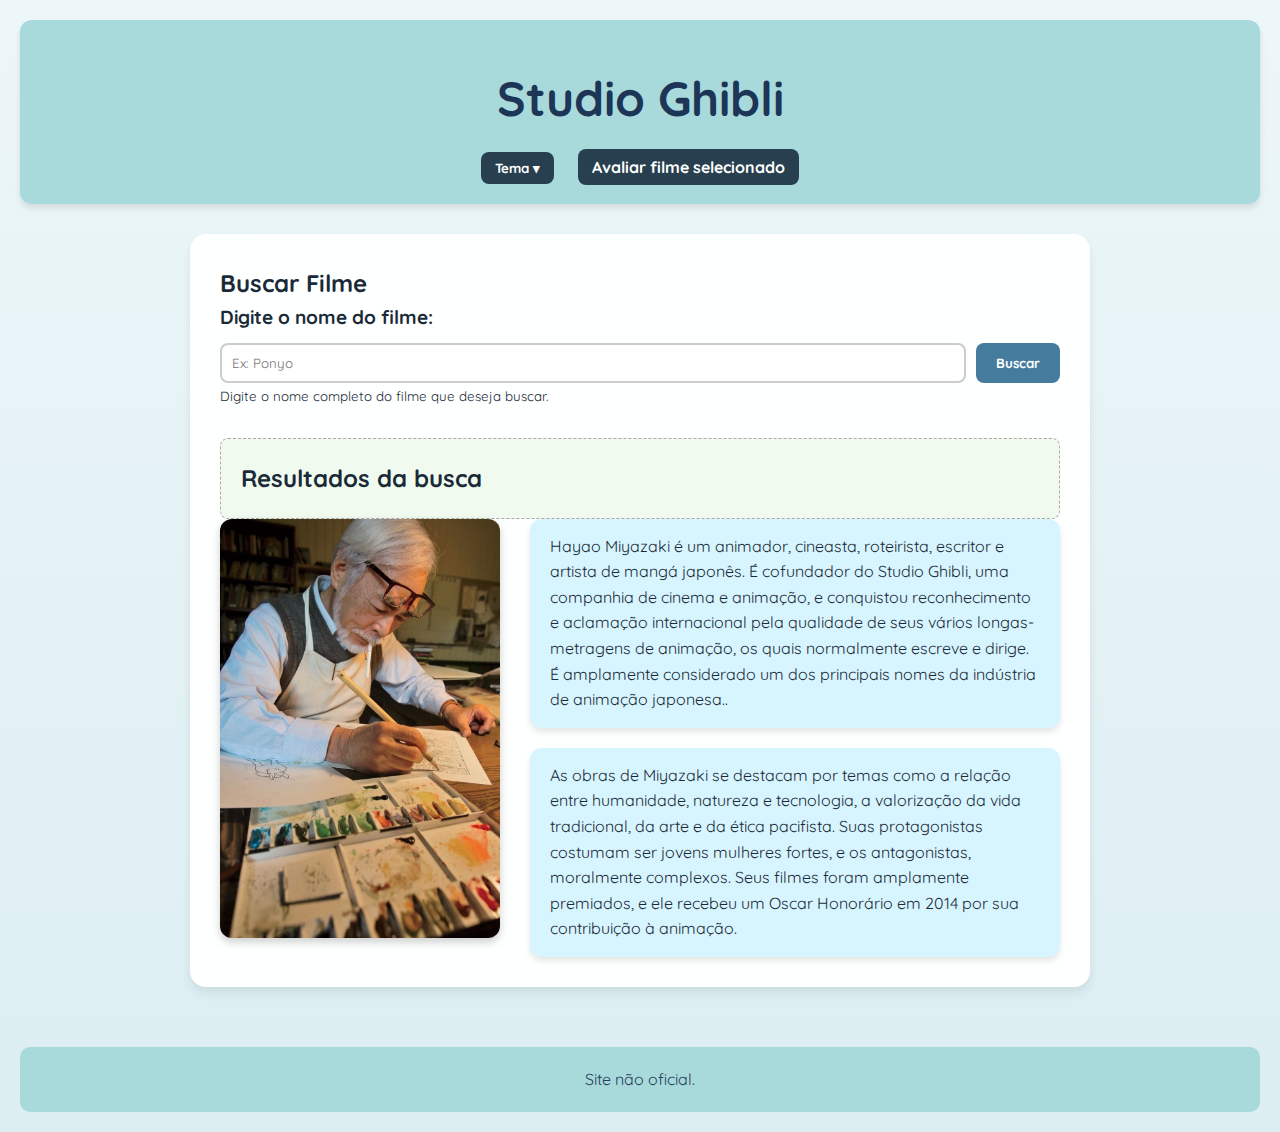
<file: Studio/index.html>
<!DOCTYPE html>
<html lang="pt-BR">
<head>
<meta charset="UTF-8" />
<meta name="viewport" content="width=device-width, initial-scale=1.0" />

<link rel="preload" href="style.css" as="style">
<link rel="preload" href="script.js" as="script">
<link rel="prefetch" href="indexava.html">
<link rel="dns-prefetch" href="//vlibras.gov.br">
<link rel="stylesheet" href="style.css" />

</head>
<body class="claro">

   <a class="skip-nav-link" href="#main">Pular para o conteúdo principal</a>

  <header role="banner">
    <h1>Studio Ghibli</h1>

    <nav class="menutema" role="navigation" aria-label="Troca de tema do site">
      <button id="btnTema" aria-haspopup="true" aria-expanded="false">Tema ▾</button>
      <ul id="opcoesTema" class="oculto" role="menu">
        <li role="menuitem" onclick="mudarTema('claro')">Claro</li>
        <li role="menuitem" onclick="mudarTema('escuro')">Escuro</li>
      </ul>
    </nav>

    <nav class="avaliacao" role="navigation" aria-label="Avaliação de filmes">
      <a href="indexava.html" class="btn-avaliacao">Avaliar filme selecionado</a>
    </nav>
  </header>

  <main id="principal" role="main" class="bloco">

    <section class="busca">
      <h2>Buscar Filme</h2>
      <label for="filme">Digite o nome do filme:</label>
      <div class="caixa">
        <input type="text" id="filme" placeholder="Ex: Ponyo" aria-describedby="instrucaoFilme" />
        <button id="buscar">Buscar</button>
      </div>
      <small id="instrucaoFilme">Digite o nome completo do filme que deseja buscar.</small>
    </section>

    <section id="resultado" class="resultado" aria-live="polite" role="status">
      <h2>Resultados da busca</h2>
    </section>

    <section class="imagens">
      <div class="galeria">
        <img src="criador.jpg" alt="Hayao Miyazaki" />
        <div class="textoscriador">
          <div class="infocriador">
            <p> Hayao Miyazaki é um animador, cineasta, roteirista, escritor e artista de mangá japonês. É cofundador do Studio Ghibli, uma companhia de cinema e animação, e conquistou reconhecimento e aclamação internacional pela qualidade de seus vários longas-metragens de animação, os quais normalmente escreve e dirige. É amplamente considerado um dos principais nomes da indústria de animação japonesa..</p>
          </div>
          <div class="infocriador2">
            <p>As obras de Miyazaki se destacam por temas como a relação entre humanidade, natureza e tecnologia, a valorização da vida tradicional, da arte e da ética pacifista. Suas protagonistas costumam ser jovens mulheres fortes, e os antagonistas, moralmente complexos. Seus filmes foram amplamente premiados, e ele recebeu um Oscar Honorário em 2014 por sua contribuição à animação.</p>
          </div>
        </div>
      </div>
    </section>
  </main>

  <!-- VLibras -->
  <div vw class="enabled">
    <div vw-access-button class="active"></div>
    <div vw-plugin-wrapper>
      <div class="vw-plugin-top-wrapper"></div>
    </div>
  </div>

  <footer role="contentinfo">
    <p>Site não oficial.</p>
  </footer>

  <script src="script.js"></script>
  <script src="https://vlibras.gov.br/app/vlibras-plugin.js"></script>
  <script>
    new window.VLibras.Widget('https://vlibras.gov.br/app');
  </script>
</body>
</html>
</file>
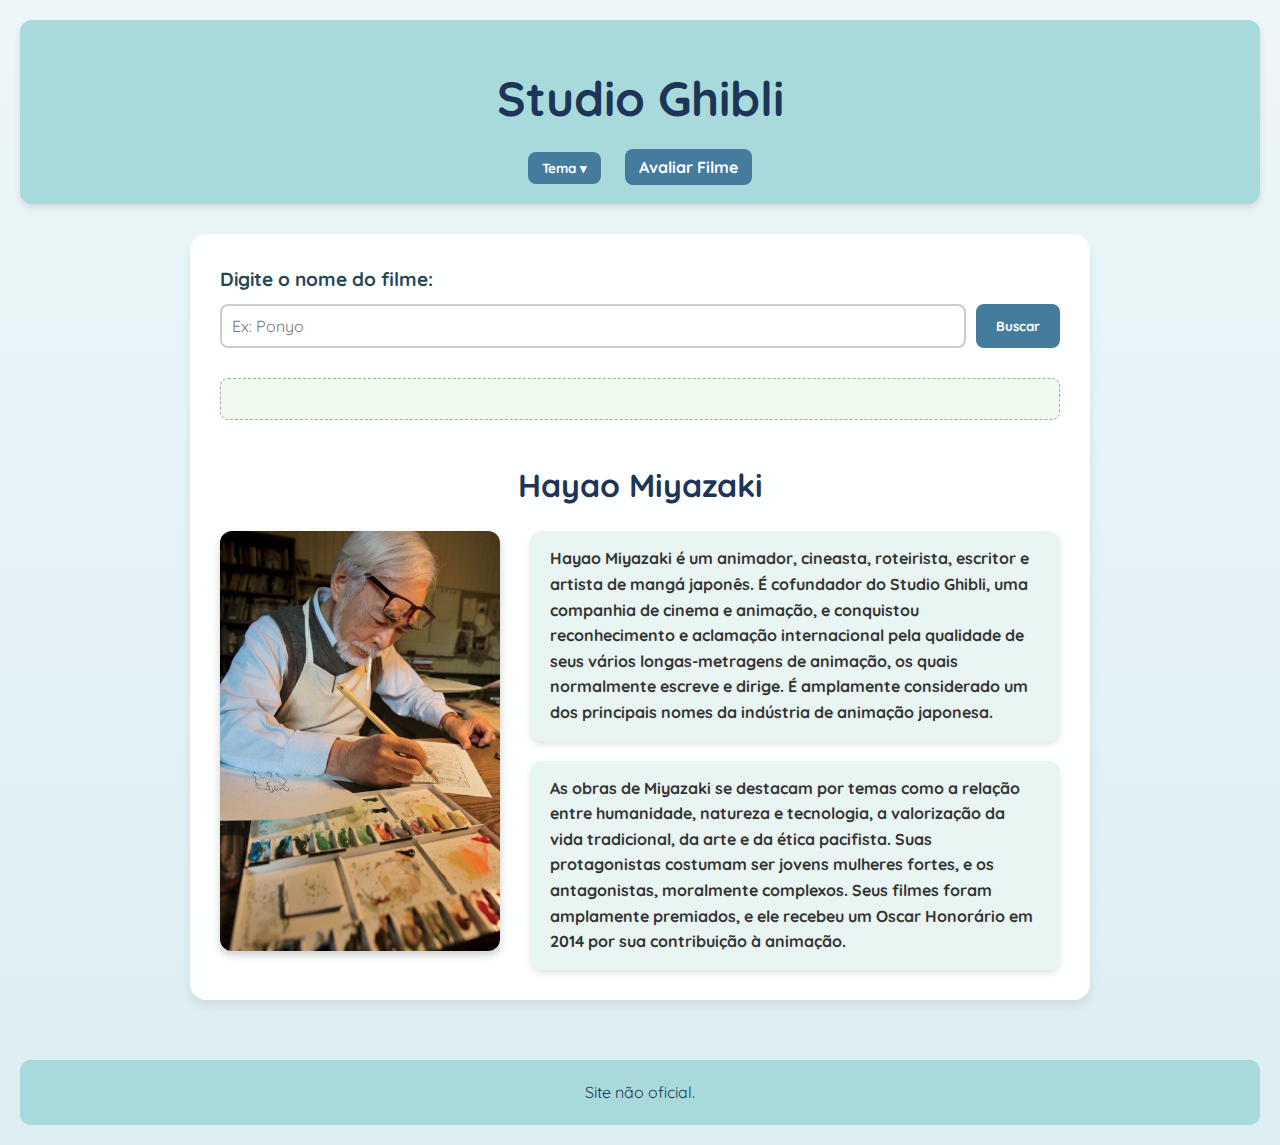
<file: StudioGhibli-main/StudioGhibli-main/Studio/index.html>
<!DOCTYPE html>
<html lang="pt-BR">
<head>
  <meta charset="UTF-8" />
  <meta name="viewport" content="width=device-width, initial-scale=1.0"/>
  <title>Busca Ghibli</title>
  <link rel="stylesheet" href="style.css" />
</head>
<body>
  <header>
    <h1>Studio Ghibli</h1>

    <nav class="menu-tema">
      <button id="btnTema">Tema ▾</button>
      <ul id="opcoesTema" class="oculto">
        <li onclick="mudarTema('claro')">Claro</li>
        <li onclick="mudarTema('escuro')">Escuro</li>
      </ul>
    </nav>
      <nav class="menu-avaliacao">
      <a href="indexava.html" class="btn-avaliacao">Avaliar Filme</a>
    </nav>
  </header>

  <main class="bloco">
    <section class="busca">
      <label for="filme">Digite o nome do filme:</label>
      <div class="caixa">
        <input type="text" id="filme" placeholder="Ex: Ponyo" />
        <button id="buscar">Buscar</button>
      </div>
    </section>

    <section id="resultado" class="resultado"></section>

    <section class="imagens">
      <h2>Hayao Miyazaki</h2>
      <div class="galeria">
        <img src="criador.jpg" alt="Hayao Miyazaki" />
        <div class="textos-criador">
          <div class="info-criador">
            <h4>
              Hayao Miyazaki é um animador, cineasta, roteirista, escritor e artista de mangá japonês. É cofundador do Studio Ghibli, uma companhia de cinema e animação, e conquistou reconhecimento e aclamação internacional pela qualidade de seus vários longas-metragens de animação, os quais normalmente escreve e dirige. É amplamente considerado um dos principais nomes da indústria de animação japonesa.
            </h4>
          </div>
          <div class="info-criador2">
            <h4>
              As obras de Miyazaki se destacam por temas como a relação entre humanidade, natureza e tecnologia, a valorização da vida tradicional, da arte e da ética pacifista. Suas protagonistas costumam ser jovens mulheres fortes, e os antagonistas, moralmente complexos. Seus filmes foram amplamente premiados, e ele recebeu um Oscar Honorário em 2014 por sua contribuição à animação.
            </h4>
          </div>
        </div>
      </div>
    </section>
  </main>

  <footer>
    <p>Site não oficial.</p>
  </footer>

  <script src="script.js"></script>
</body>
</html>
</file>
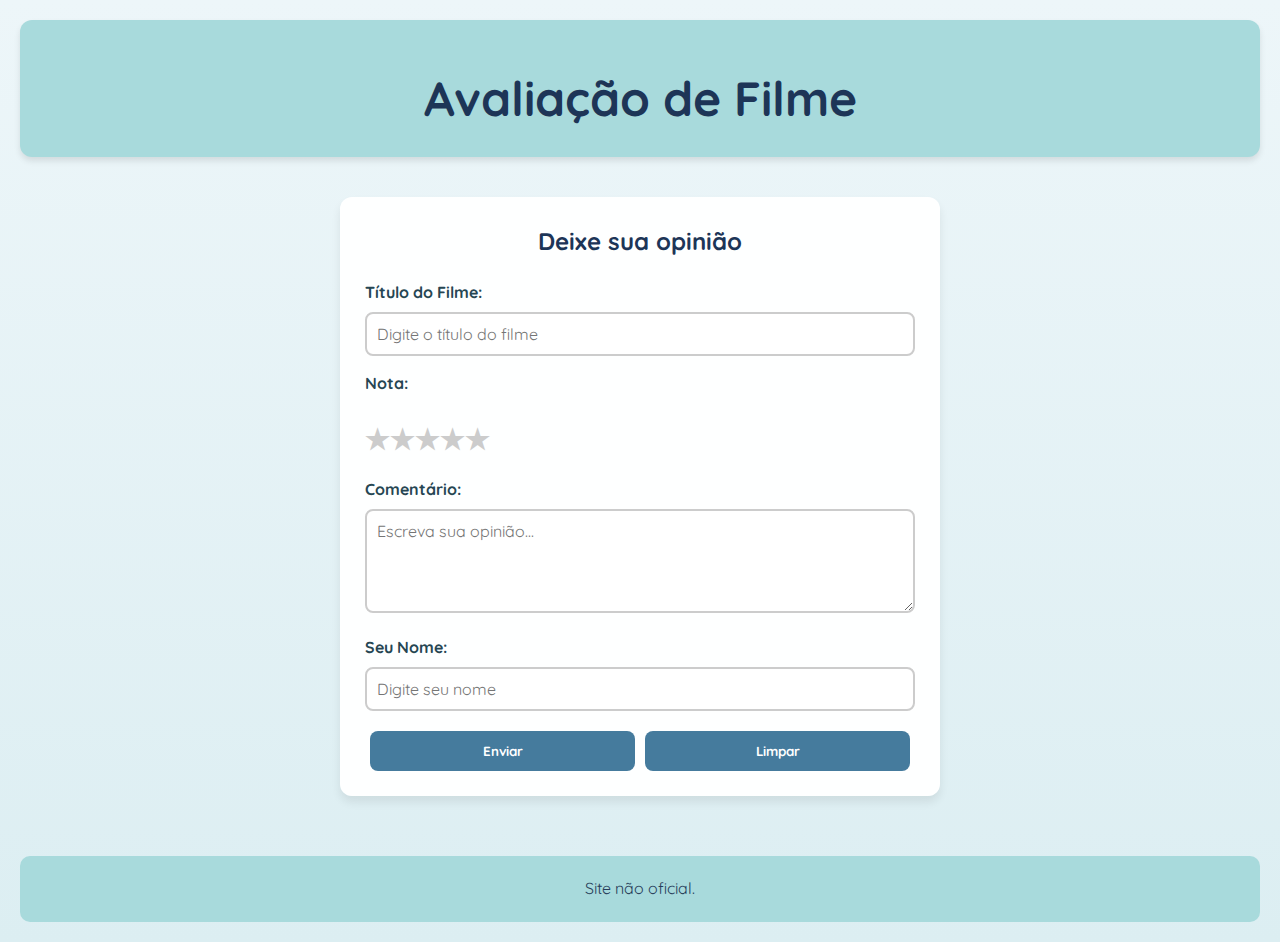
<file: Studio/indexava.html>
<!DOCTYPE html>
<html lang="pt-BR">
<head>
  <meta charset="UTF-8">
  <meta name="viewport" content="width=device-width, initial-scale=1.0">
  <title>Avaliação de Filme</title>

  <link rel="stylesheet" href="style.css">
  <link rel="preload" href="style.css" as="style">
  <link rel="dns-prefetch" href="//vlibras.gov.br">

  <style>
    .form-avaliacao {
      max-width: 600px;
      margin: 40px auto;
      background: rgba(255, 255, 255, 0.95);
      padding: 25px;
      border-radius: 12px;
      box-shadow: 0 6px 10px rgba(0,0,0,0.08);
    }

    .form-avaliacao h2 {
      text-align: center;
      margin-bottom: 20px;
      color: #1d3557;
    }

    .form-avaliacao label {
      display: block;
      margin-top: 15px;
      font-weight: bold;
      color: #264653;
    }

    .form-avaliacao input,
    .form-avaliacao textarea {
      width: 100%;
      padding: 10px;
      margin-top: 6px;
      border: 2px solid #ccc;
      border-radius: 8px;
      font-size: 16px;
    }

    .form-avaliacao textarea {
      resize: vertical;
    }

    .rating {
      display: flex;
      flex-direction: row-reverse;
      justify-content: flex-end;
      margin-top: 6px;
    }

    .rating input {
      display: none;
    }

    .rating label {
      font-size: 28px;
      color: #ccc;
      cursor: pointer;
      transition: color 0.2s;
    }

    .rating input:checked ~ label,
    .rating label:hover,
    .rating label:hover ~ label {
      color: gold;
    }

    .botoes {
      display: flex;
      justify-content: space-between;
      margin-top: 20px;
    }

    .botoes button {
      padding: 12px 20px;
      background-color: #457b9d;
      border: none;
      border-radius: 8px;
      color: white;
      font-weight: bold;
      cursor: pointer;
      flex: 1;
      margin: 0 5px;
      transition: background 0.3s;
    }

    .botoes button:hover {
      background-color: #1d3557;
    }
  </style>
</head>
<body>
  <header>
    <h1>Avaliação de Filme</h1>
  </header>

  <main>
    <form class="form-avaliacao">
      <h2>Deixe sua opinião</h2>

      <label for="titulo">Título do Filme:</label>
      <input type="text" id="titulo" name="titulo" placeholder="Digite o título do filme">

      <label>Nota:</label>
      <div class="rating">
        <input type="radio" id="star5" name="nota" value="5"><label for="star5">★</label>
        <input type="radio" id="star4" name="nota" value="4"><label for="star4">★</label>
        <input type="radio" id="star3" name="nota" value="3"><label for="star3">★</label>
        <input type="radio" id="star2" name="nota" value="2"><label for="star2">★</label>
        <input type="radio" id="star1" name="nota" value="1"><label for="star1">★</label>
      </div>

      <label for="comentario">Comentário:</label>
      <textarea id="comentario" name="comentario" rows="4" placeholder="Escreva sua opinião..."></textarea>

      <label for="nome">Seu Nome:</label>
      <input type="text" id="nome" name="nome" placeholder="Digite seu nome">

      <div class="botoes">
        <button type="submit">Enviar</button>
        <button type="reset" id="limpar">Limpar</button>
      </div>
    </form>
  </main>

  <div vw class="enabled">
    <div vw-access-button class="active"></div>
    <div vw-plugin-wrapper>
      <div class="vw-plugin-top-wrapper"></div>
    </div>
  </div>

  <footer>
    <p>Site não oficial.</p>
  </footer>

  <script>
    function salvarNoSessionStorage(campo, valor) {
      sessionStorage.setItem(campo, valor);
    }

    const campos = ["titulo", "comentario", "nome"];

    campos.forEach(id => {
      const elemento = document.getElementById(id);
      elemento.addEventListener("input", () => {
        salvarNoSessionStorage(id, elemento.value);
      });
      const valorSalvo = sessionStorage.getItem(id);
      if (valorSalvo) elemento.value = valorSalvo;
    });

    document.querySelectorAll('input[name="nota"]').forEach(radio => {
      radio.addEventListener("change", () => {
        salvarNoSessionStorage("nota", radio.value);
      });
    });

    const notaSalva = sessionStorage.getItem("nota");
    if (notaSalva) {
      document.querySelector(`input[name="nota"][value="${notaSalva}"]`).checked = true;
    }

    document.getElementById("limpar").addEventListener("click", () => {
      sessionStorage.clear();
    });

    document.querySelector(".form-avaliacao").addEventListener("submit", (e) => {
      e.preventDefault();
      alert("Avaliação enviada com sucesso!");
    });
  </script>
</body>
</html>

  <script src="https://vlibras.gov.br/app/vlibras-plugin.js"></script>
  <script>
    new window.VLibras.Widget('https://vlibras.gov.br/app');
  </script>
</file>
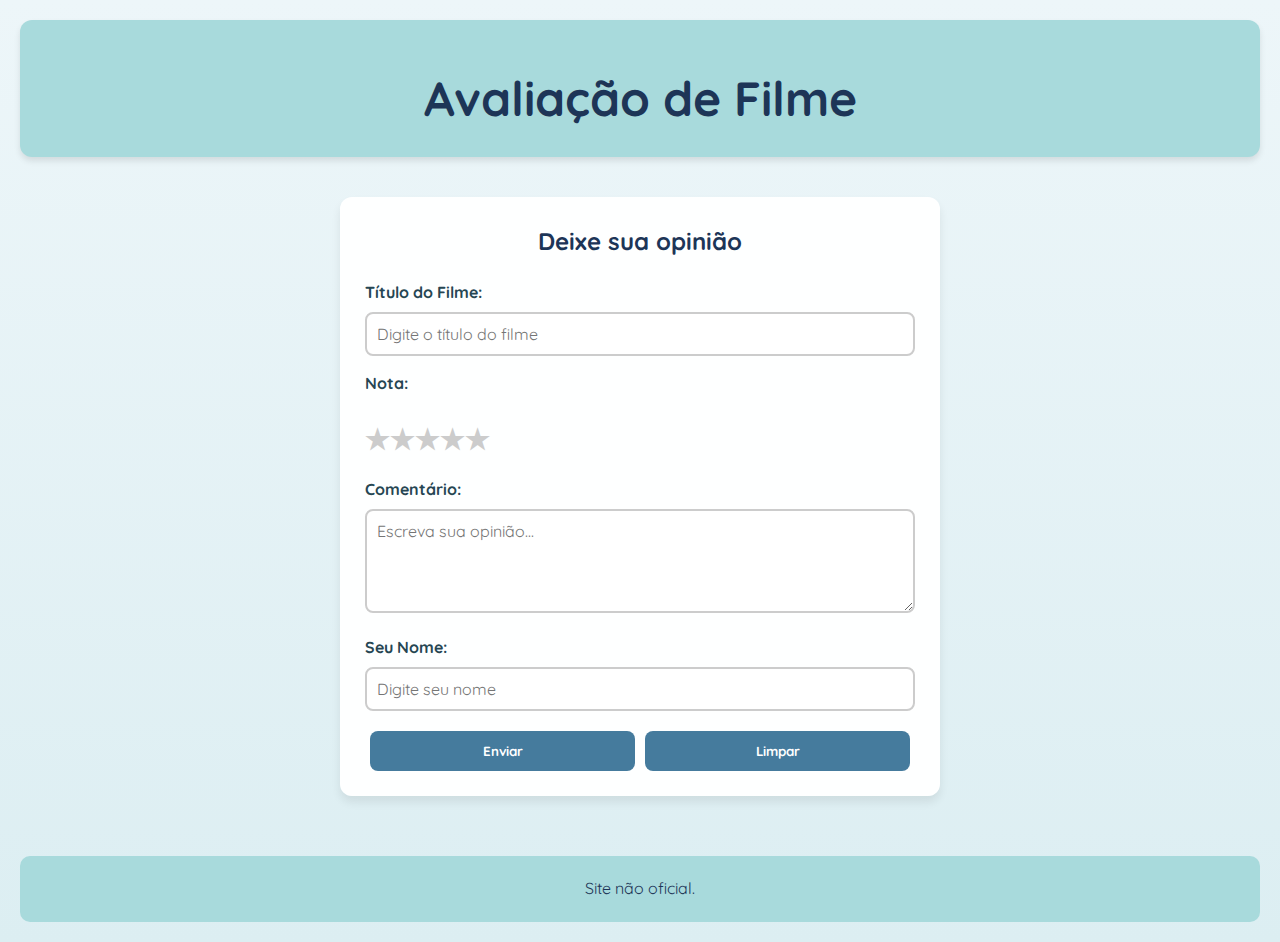
<file: StudioGhibli-main/StudioGhibli-main/Studio/indexava.html>
<!DOCTYPE html>
<html lang="pt-BR">
<head>
  <meta charset="UTF-8">
  <meta name="viewport" content="width=device-width, initial-scale=1.0">
  <title>Avaliação de Filme</title>
  <link rel="stylesheet" href="style.css">
  <style>
    .form-avaliacao {
      max-width: 600px;
      margin: 40px auto;
      background: rgba(255, 255, 255, 0.95);
      padding: 25px;
      border-radius: 12px;
      box-shadow: 0 6px 10px rgba(0,0,0,0.08);
    }

    .form-avaliacao h2 {
      text-align: center;
      margin-bottom: 20px;
      color: #1d3557;
    }

    .form-avaliacao label {
      display: block;
      margin-top: 15px;
      font-weight: bold;
      color: #264653;
    }

    .form-avaliacao input,
    .form-avaliacao textarea {
      width: 100%;
      padding: 10px;
      margin-top: 6px;
      border: 2px solid #ccc;
      border-radius: 8px;
      font-size: 16px;
    }

    .form-avaliacao textarea {
      resize: vertical;
    }

    .rating {
      display: flex;
      flex-direction: row-reverse;
      justify-content: flex-end;
      margin-top: 6px;
    }

    .rating input {
      display: none;
    }

    .rating label {
      font-size: 28px;
      color: #ccc;
      cursor: pointer;
      transition: color 0.2s;
    }

    .rating input:checked ~ label,
    .rating label:hover,
    .rating label:hover ~ label {
      color: gold;
    }

    .botoes {
      display: flex;
      justify-content: space-between;
      margin-top: 20px;
    }

    .botoes button {
      padding: 12px 20px;
      background-color: #457b9d;
      border: none;
      border-radius: 8px;
      color: white;
      font-weight: bold;
      cursor: pointer;
      flex: 1;
      margin: 0 5px;
      transition: background 0.3s;
    }

    .botoes button:hover {
      background-color: #1d3557;
    }
  </style>
</head>
<body>
  <header>
    <h1>Avaliação de Filme</h1>
  </header>

  <main>
    <form class="form-avaliacao">
      <h2>Deixe sua opinião</h2>

      <label for="titulo">Título do Filme:</label>
      <input type="text" id="titulo" name="titulo" placeholder="Digite o título do filme">

      <label>Nota:</label>
      <div class="rating">
        <input type="radio" id="star5" name="nota" value="5"><label for="star5">★</label>
        <input type="radio" id="star4" name="nota" value="4"><label for="star4">★</label>
        <input type="radio" id="star3" name="nota" value="3"><label for="star3">★</label>
        <input type="radio" id="star2" name="nota" value="2"><label for="star2">★</label>
        <input type="radio" id="star1" name="nota" value="1"><label for="star1">★</label>
      </div>

      <label for="comentario">Comentário:</label>
      <textarea id="comentario" name="comentario" rows="4" placeholder="Escreva sua opinião..."></textarea>

      <label for="nome">Seu Nome:</label>
      <input type="text" id="nome" name="nome" placeholder="Digite seu nome">

      <div class="botoes">
        <button type="submit">Enviar</button>
        <button type="reset" id="limpar">Limpar</button>
      </div>
    </form>
  </main>

  <footer>
    <p>Site não oficial.</p>
  </footer>

  <script>
    function salvarNoSessionStorage(campo, valor) {
      sessionStorage.setItem(campo, valor);
    }

    const campos = ["titulo", "comentario", "nome"];

    campos.forEach(id => {
      const elemento = document.getElementById(id);
      elemento.addEventListener("input", () => {
        salvarNoSessionStorage(id, elemento.value);
      });
      const valorSalvo = sessionStorage.getItem(id);
      if (valorSalvo) elemento.value = valorSalvo;
    });

    document.querySelectorAll('input[name="nota"]').forEach(radio => {
      radio.addEventListener("change", () => {
        salvarNoSessionStorage("nota", radio.value);
      });
    });

    const notaSalva = sessionStorage.getItem("nota");
    if (notaSalva) {
      document.querySelector(`input[name="nota"][value="${notaSalva}"]`).checked = true;
    }

    document.getElementById("limpar").addEventListener("click", () => {
      sessionStorage.clear();
    });

    document.querySelector(".form-avaliacao").addEventListener("submit", (e) => {
      e.preventDefault();
      alert("Avaliação enviada com sucesso!");
    });
  </script>
</body>
</html>
</file>
<file: Studio/style.css>
@import url('https://fonts.googleapis.com/css2?family=Quicksand:wght@400;600&display=swap');

* {
  margin: 0;
  padding: 0;
  box-sizing: border-box;
  font-family: 'Quicksand', sans-serif;
}

body {
  background: linear-gradient(to bottom, #edf6f9, #dceef2);
  color: #1b2a38;
  line-height: 1.6;
  padding: 20px;
  transition: background 0.3s, color 0.3s;
}


header {
  background-color: #a8dadc;
  text-align: center;
  padding: 40px 20px 20px;
  border-radius: 12px;
  box-shadow: 0 4px 6px rgba(0,0,0,0.1);
  transition: background 0.3s;
}
header h1 {
  font-size: 48px;
  color: #1d3557;
  transition: color 0.3s;
}

.menutema {
  position: relative;
  display: inline-block;
  margin-top: 15px;
}
.menutema button {
  background-color: #273F4E;
  color: #fff;
  padding: 8px 14px;
  border: none;
  border-radius: 8px;
  font-weight: bold;
  cursor: pointer;
}
.menutema button:hover {
  background-color: #1d3557;
}
.menutema ul {
  list-style: none;
  margin: 0;
  padding: 0;
  position: absolute;
  top: 110%;
  left: 0;
  background-color: #f1faee;
  border-radius: 8px;
  box-shadow: 0 4px 6px rgba(0,0,0,0.15);
  overflow: hidden;
  z-index: 10;
  transition: background 0.3s;
}

.menutema ul li {
  padding: 10px 15px;
  cursor: pointer;
  color: #273F4E;
}

.menutema ul li:hover {
  background-color: #a8dadc;
}

.oculto { display: none; }

.bloco {
  max-width: 900px;
  margin: 30px auto;
  background: rgba(255,255,255,0.95);
  padding: 30px;
  border-radius: 16px;
  box-shadow: 0 6px 10px rgba(0,0,0,0.08);
}


.busca label {
  font-weight: bold;
  font-size: 19px;
  color: #1b2a38;
}

.caixa { display: flex; 
gap: 10px; 
margin-top: 10px; 
}

.caixa input {
  flex: 1;
  padding: 10px;
  border: 2px solid #ccc;
  border-radius: 8px;
}

.caixa input:focus { 
border-color: #457b9d; 
outline: none; 
}

.caixa button {
  padding: 10px 20px;
  background-color: #457b9d;
  border: none;
  border-radius: 8px;
  color: #fff;
  font-weight: bold;
}
.caixa button:hover { background-color: #1d3557; }

.resultado {
  margin-top: 30px;
  padding: 20px;
  border: 1px dashed #aaa;
  border-radius: 8px;
  background-color: #f1faee;
}

.imagens h2 {
  font-size: 32px;
  color: #1d3557;
  margin-bottom: 20px;
  text-align: center;
}

.galeria { 
  display: flex; 
  align-items: flex-start; 
  gap: 30px; 
  justify-content: center; 
}

.galeria img { 
  width: 280px;
   border-radius: 12px; 
   box-shadow: 0 4px 8px rgba(0,0,0,0.2);
}

.skip-nav-link {
    border: 2px solid #333333;
    padding: 8px 20px 8px 40px;
    border-radius: 40px;
    position: absolute;
    left: -300px;
    top: 80px;
    transition: 3s;
}
.skip-nav-link:focus {
    left: -20px;
    transition: 3s;
}

.textoscriador { 
display: flex; 
flex-direction: column;
gap: 20px;
flex: 1; 
max-width: 550px;
}

.infocriador, .infocriador2 {
  background-color: #d7f5ff;
  padding: 15px 20px;
  border-radius: 12px;
  box-shadow: 0 4px 6px rgba(0,0,0,0.1);
}


.avaliacao { 
display: inline-block; 
margin-left: 20px;
}

.btn-avaliacao {
  background-color: #273F4E;
  color: #fff;
  padding: 8px 14px;
  border-radius: 8px;
  text-decoration: none;
  font-weight: bold;
}

.btn-avaliacao:hover { 
  background-color: #1d3557;
}


footer {
  text-align: center;
  margin-top: 60px;
  padding: 20px;
  background-color: #a8dadc;
  border-radius: 10px;
  color: #273d5a;
}

body.escuro {
  background-color: #121212;
  color: #f1faee;
}

body.escuro header { 
  background-color: #1d1d1d; 
}
body.escuro header h1 {
  color: #f1faee; 
}
body.escuro .menutema ul { 
  background-color: #1d1d1d;
}

body.escuro .menutema ul li { 
  color: #f1faee;
}

body.escuro .menutema ul li:hover { 
  background-color: #333; 
}
body.escuro .bloco { 
background-color: rgba(40,40,40,0.95);
}
body.escuro .resultado { 
background-color: #2a2a2a; 
}

body.escuro .busca label {
  color: #ffffff;
}

body.escuro .infocriador, .escuro .infocriador2 { 
background-color: #2a2a2a; 
color: #f1faee; 
}

body.escuro footer {
  background-color: #1d1d1d; 
  color: #f1faee; 
}
@media screen and (max-width: 768px) {
  body {
    padding: 15px;
  }

  header {
    padding: 30px 15px 15px;
  }

  header h1 {
    font-size: 36px;
  }

  .bloco {
    margin: 20px auto;
    padding: 20px;
  }

  .busca label {
    font-size: 17px;
  }

  .imagens h2 {
    font-size: 28px;
  }

  .galeria {
    flex-direction: column;
    align-items: center;
    gap: 20px;
  }

  .galeria img {
    width: 100%;
    max-width: 350px;
  }

  .textoscriador {
    max-width: 100%;
  }

  .avaliacao {
    margin-left: 10px;
  }
}

@media screen and (max-width: 480px) {
  body {
    padding: 10px;
  }

  header {
    padding: 20px 10px 10px;
  }

  header h1 {
    font-size: 28px;
  }

  .bloco {
    margin: 15px auto;
    padding: 15px;
  }

  .busca label {
    font-size: 16px;
  }

  .caixa {
    flex-direction: column;
    gap: 8px;
  }

  .caixa input {
    font-size: 14px;
    padding: 8px;
  }

  .caixa button {
    padding: 8px 16px;
    font-size: 14px;
  }

  .imagens h2 {
    font-size: 24px;
  }

  .galeria img {
    width: 100%;
    max-width: 280px;
  }

  .infocriador,
  .infocriador2 {
    padding: 12px 15px;
  }

  .infocriador h3,
  .infocriador2 h3 {
    font-size: 14px;
  }

  .menu-tema {
    margin-top: 10px;
  }

  .menu-tema button {
    padding: 6px 12px;
    font-size: 14px;
  }

  .avaliacao {
    display: block;
    margin-left: 0;
    margin-top: 10px;
  }

  .btn-avaliacao {
    padding: 6px 12px;
    font-size: 14px;
  }

  footer {
    margin-top: 40px;
    padding: 15px;
    font-size: 14px;
  }
}

@media screen and (max-width: 320px) {
  header h1 {
    font-size: 24px;
  }

  .bloco {
    padding: 12px;
  }

  .imagens h2 {
    font-size: 20px;
  }

  .galeria img {
    max-width: 250px;
  }

  .menu-tema ul {
    left: -50px;
    min-width: 150px;
  }
}
</file>
<file: StudioGhibli-main/StudioGhibli-main/Studio/style.css>
@import url('https://fonts.googleapis.com/css2?family=Quicksand:wght@400;600&display=swap');

* {
  margin: 0;
  padding: 0;
  box-sizing: border-box;
  font-family: 'Quicksand', sans-serif;
}

body {
  background: linear-gradient(to bottom, #edf6f9, #dceef2);
  color: #333;
  line-height: 1.6;
  padding: 20px;
}

header {
  background-color: #a8dadc;
  text-align: center;
  padding: 40px 20px 20px;
  border-radius: 12px;
  box-shadow: 0 4px 6px rgba(0,0,0,0.1);
}

header h1 {
  font-size: 48px; 
  color: #1d3557;
}

.menu-tema {
  position: relative;
  display: inline-block;
  margin-top: 15px;
}

.menu-tema button {
  background-color: #457b9d;
  color: white;
  padding: 8px 14px;
  border: none;
  border-radius: 8px;
  font-weight: bold;
  cursor: pointer;
}

.menu-tema button:hover {
  background-color: #1d3557;
}

.menu-tema ul {
  list-style: none;
  margin: 0;
  padding: 0;
  position: absolute;
  top: 110%;
  left: 0;
  background-color: #f1faee;
  border-radius: 8px;
  box-shadow: 0 4px 6px rgba(0,0,0,0.15);
  overflow: hidden;
  z-index: 10;
}

.menu-tema ul li {
  padding: 10px 15px;
  cursor: pointer;
  color: #1d3557;
}

.menu-tema ul li:hover {
  background-color: #a8dadc;
}

.oculto {
  display: none;
}

body.escuro .menu-tema ul {
  background-color: #1d1d1d;
}

body.escuro .menu-tema ul li {
  color: white;
}

body.escuro .menu-tema ul li:hover {
  background-color: #333;
}

.bloco {
  max-width: 900px;
  margin: 30px auto;
  background: rgba(255, 255, 255, 0.95);
  padding: 30px;
  border-radius: 16px;
  box-shadow: 0 6px 10px rgba(0,0,0,0.08);
}

.busca {
  margin-bottom: 30px;
}

.busca label {
  font-weight: bold;
  color: #264653;
  font-size: 19px; 
}

.caixa {
  margin-top: 10px;
  display: flex;
  gap: 10px;
}

.caixa input {
  flex: 1;
  padding: 10px;
  border: 2px solid #ccc;
  border-radius: 8px;
  font-size: 16px; 
}

.caixa input:focus {
  border-color: #457b9d;
  outline: none;
}

.caixa button {
  padding: 10px 20px;
  background-color: #457b9d;
  border: none;
  border-radius: 8px;
  color: white;
  font-weight: bold;
}

.caixa button:hover {
  background-color: #1d3557;
}

.resultado {
  margin-top: 30px;
  padding: 20px;
  border: 1px dashed #aaa;
  border-radius: 8px;
  background-color: #f1faee;
}

.imagens {
  margin-top: 40px;
}

.imagens h2 {
  font-size: 32px; 
  color: #1d3557;
  margin-bottom: 20px;
  text-align: center;
}

.galeria {
  display: flex;
  align-items: flex-start;
  gap: 30px;
  justify-content: center;
}

.galeria img {
  width: 280px;
  border-radius: 12px;
  box-shadow: 0 4px 8px rgba(0,0,0,0.2);
}

.textos-criador {
  display: flex;
  flex-direction: column;
  gap: 20px;
  flex: 1;
  max-width: 550px;
}

.info-criador,
.info-criador2 {
  background-color: #e9f5f2;
  padding: 15px 20px;
  border-radius: 12px;
  box-shadow: 0 4px 6px rgba(0,0,0,0.1);
}

.info-criador h4,
.info-criador2 h4 {
  color: #333;
  font-size: 16px; 
}

footer {
  text-align: center;
  margin-top: 60px;
  padding: 20px;
  background-color: #a8dadc;
  border-radius: 10px;
  color: #1d3557;
} 

body.claro {
  background-color: white;
  color: black;
}

body.escuro {
  background-color: #121212;
  color: white;
}

.menu-avaliacao {
  display: inline-block;
  margin-left: 20px;
}

.btn-avaliacao {
  background-color: #457b9d;
  color: white;
  padding: 8px 14px;
  border-radius: 8px;
  text-decoration: none;
  font-weight: bold;
  transition: background 0.3s;
}

.btn-avaliacao:hover {
  background-color: #1d3557;
}


@media screen and (max-width: 768px) {
  body {
    padding: 15px;
  }

  header {
    padding: 30px 15px 15px;
  }

  header h1 {
    font-size: 36px;
  }

  .bloco {
    margin: 20px auto;
    padding: 20px;
  }

  .busca label {
    font-size: 17px;
  }

  .imagens h2 {
    font-size: 28px;
  }

  .galeria {
    flex-direction: column;
    align-items: center;
    gap: 20px;
  }

  .galeria img {
    width: 100%;
    max-width: 350px;
  }

  .textos-criador {
    max-width: 100%;
  }

  .menu-avaliacao {
    margin-left: 10px;
  }
}

@media screen and (max-width: 480px) {
  body {
    padding: 10px;
  }

  header {
    padding: 20px 10px 10px;
  }

  header h1 {
    font-size: 28px;
  }

  .bloco {
    margin: 15px auto;
    padding: 15px;
  }

  .busca label {
    font-size: 16px;
  }

  .caixa {
    flex-direction: column;
    gap: 8px;
  }

  .caixa input {
    font-size: 14px;
    padding: 8px;
  }

  .caixa button {
    padding: 8px 16px;
    font-size: 14px;
  }

  .imagens h2 {
    font-size: 24px;
  }

  .galeria img {
    width: 100%;
    max-width: 280px;
  }

  .info-criador,
  .info-criador2 {
    padding: 12px 15px;
  }

  .info-criador h4,
  .info-criador2 h4 {
    font-size: 14px;
  }

  .menu-tema {
    margin-top: 10px;
  }

  .menu-tema button {
    padding: 6px 12px;
    font-size: 14px;
  }

  .menu-avaliacao {
    display: block;
    margin-left: 0;
    margin-top: 10px;
  }

  .btn-avaliacao {
    padding: 6px 12px;
    font-size: 14px;
  }

  footer {
    margin-top: 40px;
    padding: 15px;
    font-size: 14px;
  }
}

@media screen and (max-width: 320px) {
  header h1 {
    font-size: 24px;
  }

  .bloco {
    padding: 12px;
  }

  .imagens h2 {
    font-size: 20px;
  }

  .galeria img {
    max-width: 250px;
  }

  .menu-tema ul {
    left: -50px;
    min-width: 150px;
  }
}
</file>
